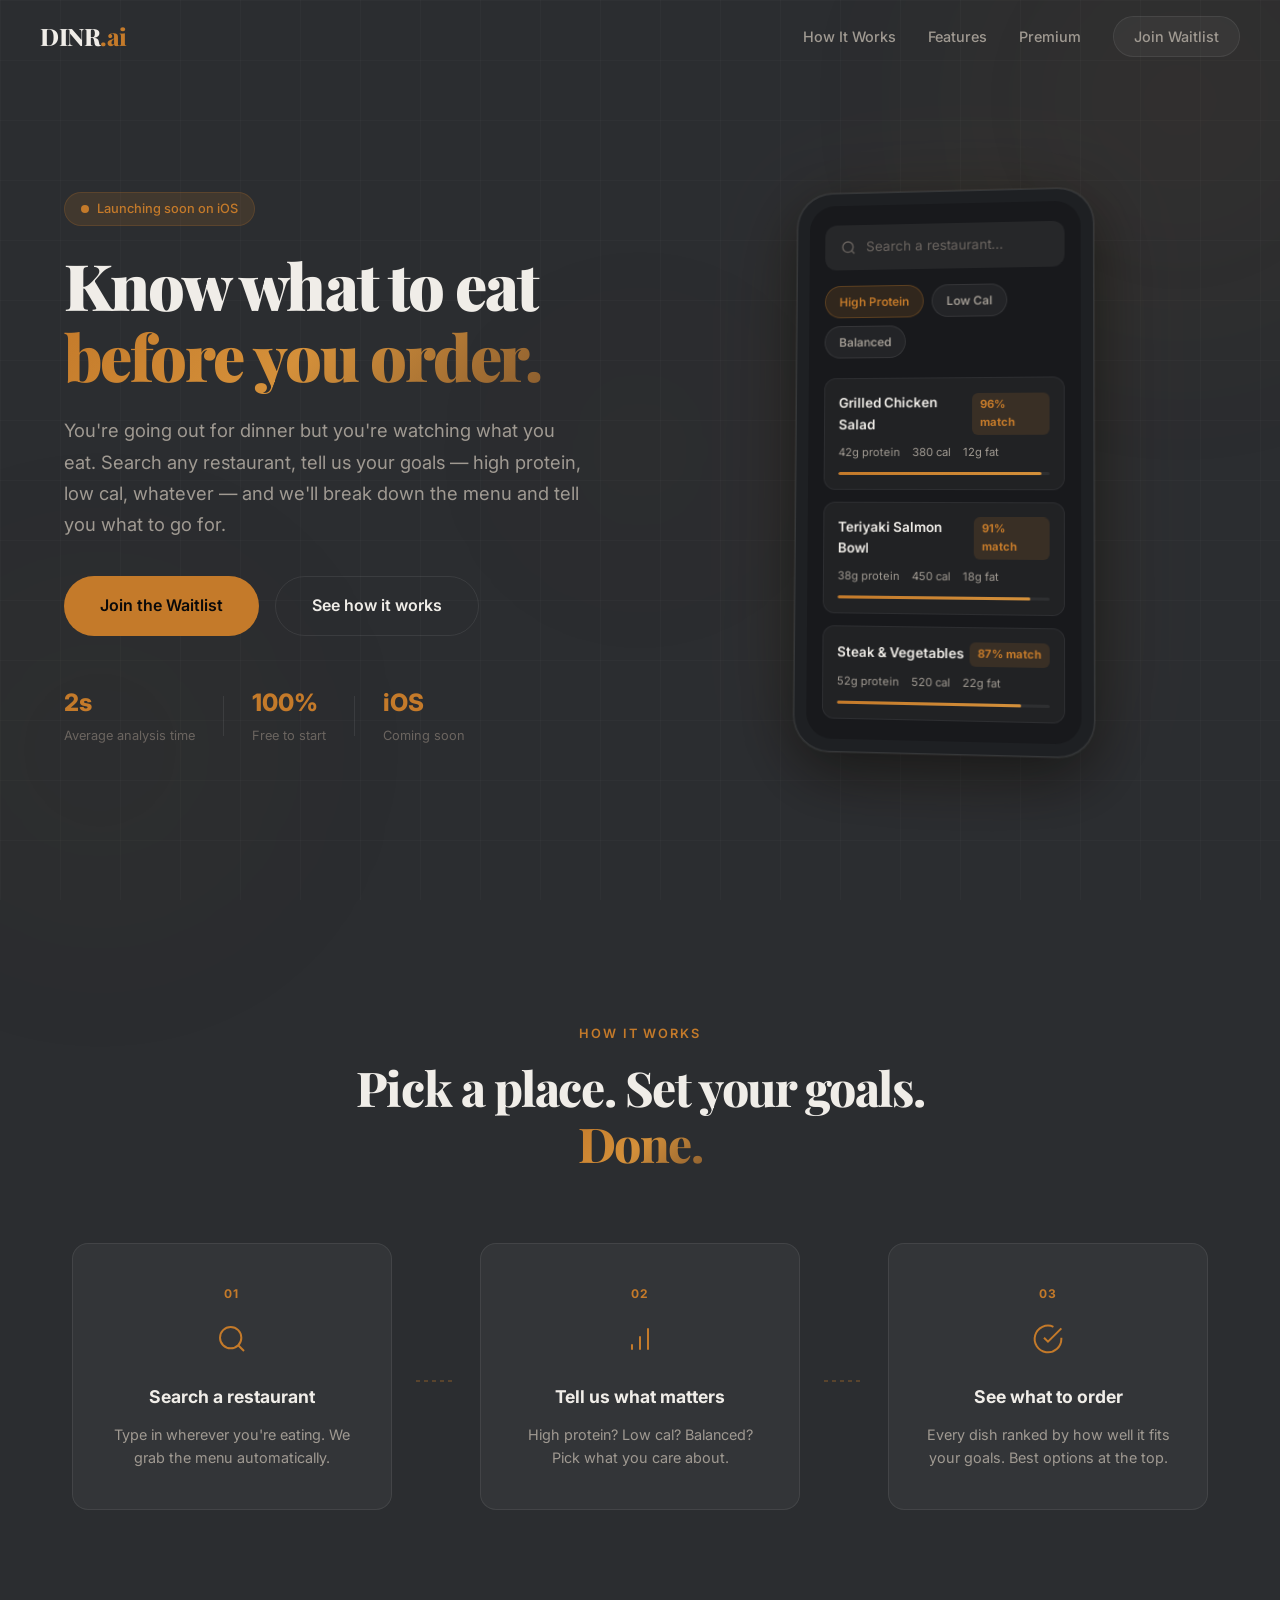
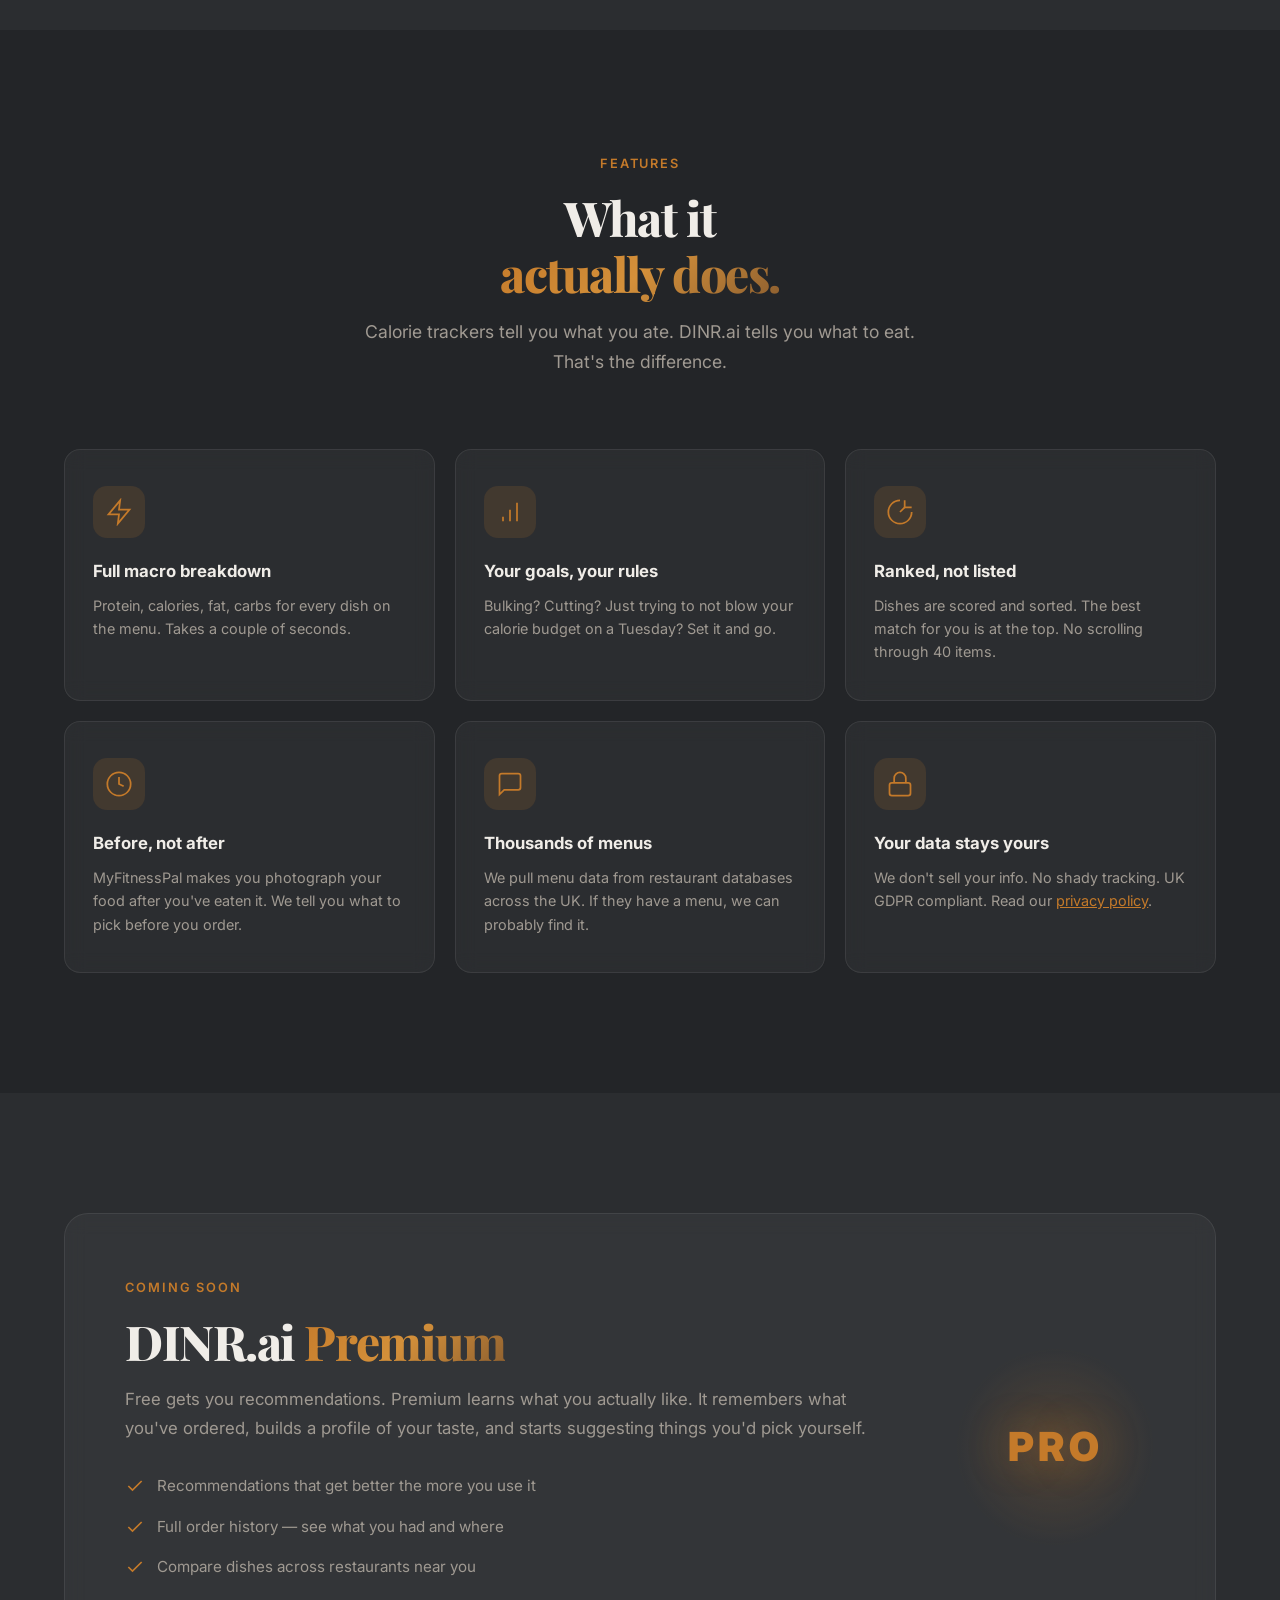
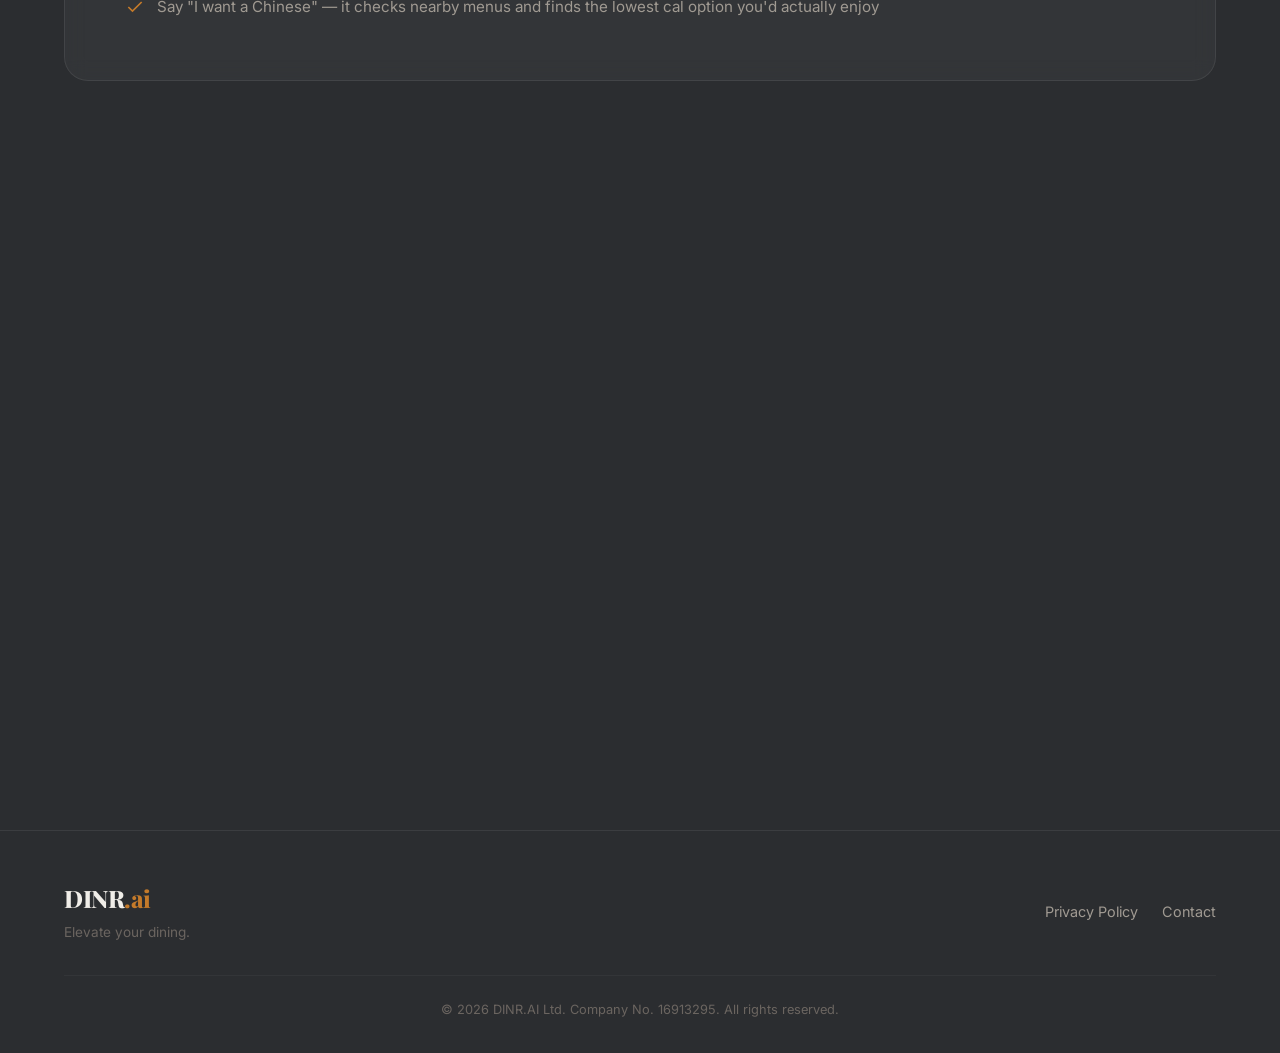
<file: index.html>
<!DOCTYPE html>
<html lang="en">
<head>
    <meta charset="UTF-8">
    <meta name="viewport" content="width=device-width, initial-scale=1.0">
    <title>DINR.ai — Elevate Your Dining</title>
    <meta name="description" content="Search any restaurant, set your diet goals, and DINR.ai tells you what to order. Macros, calories, protein — before you even sit down.">
    <meta name="theme-color" content="#2b2d30">
    <link rel="canonical" href="https://www.dinrai.com/">
    <meta property="og:title" content="DINR.ai — Elevate Your Dining">
    <meta property="og:description" content="Search any restaurant, set your diet goals, and find out what to order — before you sit down.">
    <meta property="og:image" content="https://www.dinrai.com/assets/logo.jpg">
    <meta property="og:url" content="https://www.dinrai.com/">
    <meta property="og:type" content="website">
    <meta name="twitter:card" content="summary_large_image">
    <meta name="twitter:title" content="DINR.ai — Know What to Eat Before You Order">
    <meta name="twitter:description" content="Search any restaurant, set your diet goals, and find out what to order — before you sit down.">
    <meta name="twitter:image" content="https://www.dinrai.com/assets/logo.jpg">
    <link rel="icon" type="image/x-icon" href="assets/logo.jpg">
    <script type="application/ld+json">
    {
      "@context": "https://schema.org",
      "@type": "WebSite",
      "name": "DINR.ai",
      "url": "https://www.dinrai.com",
      "description": "Pre-decision nutritional intelligence for dining out. Search any restaurant, set your diet goals, and find out what to order.",
      "publisher": {
        "@type": "Organization",
        "name": "DINR.AI Ltd",
        "url": "https://www.dinrai.com"
      }
    }
    </script>
    <link href="https://fonts.googleapis.com/css2?family=Inter:wght@300;400;500;600;700;800&family=Playfair+Display:wght@700;800;900&display=swap" rel="stylesheet">
    <link rel="stylesheet" href="style.css">
</head>
<body>
    <!-- Animated background -->
    <div class="bg-grid"></div>
    <div class="gradient-orb orb-1"></div>
    <div class="gradient-orb orb-2"></div>
    <div class="gradient-orb orb-3"></div>

    <!-- Navigation -->
    <nav class="nav" id="nav">
        <div class="nav-inner">
            <a href="#" class="nav-logo">DINR<span class="accent">.ai</span></a>
            <div class="nav-links">
                <a href="#how-it-works">How It Works</a>
                <a href="#features">Features</a>
                <a href="#premium">Premium</a>
                <a href="#download" class="btn btn-nav">Join Waitlist</a>
            </div>
            <button class="mobile-menu" id="mobileMenu" aria-label="Menu">
                <span></span><span></span><span></span>
            </button>
        </div>
    </nav>

    <!-- Mobile Menu Overlay -->
    <div class="mobile-overlay" id="mobileOverlay">
        <div class="mobile-overlay-links">
            <a href="#how-it-works">How It Works</a>
            <a href="#features">Features</a>
            <a href="#premium">Premium</a>
            <a href="#download" class="btn btn-primary">Join Waitlist</a>
        </div>
    </div>

    <!-- Hero -->
    <section class="hero" id="hero">
        <div class="hero-content">
            <div class="hero-badge reveal">
                <span class="pulse-dot"></span>
                Launching soon on iOS
            </div>
            <h1 class="hero-title reveal">
                Know what to eat<br>
                <span class="gradient-text">before you order.</span>
            </h1>
            <p class="hero-sub reveal">
                You're going out for dinner but you're watching what you eat. Search any restaurant, tell us your goals — high protein, low cal, whatever — and we'll break down the menu and tell you what to go for.
            </p>
            <div class="hero-cta reveal">
                <a href="#download" class="btn btn-primary btn-lg">
                    Join the Waitlist
                </a>
                <a href="#how-it-works" class="btn btn-ghost btn-lg">See how it works</a>
            </div>
            <div class="hero-stats reveal">
                <div class="stat">
                    <span class="stat-number">2s</span>
                    <span class="stat-label">Average analysis time</span>
                </div>
                <div class="stat-divider"></div>
                <div class="stat">
                    <span class="stat-number">100%</span>
                    <span class="stat-label">Free to start</span>
                </div>
                <div class="stat-divider"></div>
                <div class="stat">
                    <span class="stat-number">iOS</span>
                    <span class="stat-label">Coming soon</span>
                </div>
            </div>
        </div>
        <div class="hero-visual reveal">
            <div class="phone-mockup">
                <div class="phone-screen">
                    <div class="mock-header">
                        <div class="mock-search">
                            <svg width="16" height="16" viewBox="0 0 24 24" fill="none" stroke="currentColor" stroke-width="2"><circle cx="11" cy="11" r="8"/><path d="m21 21-4.35-4.35"/></svg>
                            <span>Search a restaurant...</span>
                        </div>
                    </div>
                    <div class="mock-prefs">
                        <span class="pref-chip active">High Protein</span>
                        <span class="pref-chip">Low Cal</span>
                        <span class="pref-chip">Balanced</span>
                    </div>
                    <div class="mock-results">
                        <div class="mock-card">
                            <div class="mock-card-header">
                                <span class="mock-dish">Grilled Chicken Salad</span>
                                <span class="mock-match">96% match</span>
                            </div>
                            <div class="mock-macros">
                                <span class="macro">42g protein</span>
                                <span class="macro">380 cal</span>
                                <span class="macro">12g fat</span>
                            </div>
                            <div class="mock-bar"><div class="mock-bar-fill" style="width:96%"></div></div>
                        </div>
                        <div class="mock-card">
                            <div class="mock-card-header">
                                <span class="mock-dish">Teriyaki Salmon Bowl</span>
                                <span class="mock-match">91% match</span>
                            </div>
                            <div class="mock-macros">
                                <span class="macro">38g protein</span>
                                <span class="macro">450 cal</span>
                                <span class="macro">18g fat</span>
                            </div>
                            <div class="mock-bar"><div class="mock-bar-fill" style="width:91%"></div></div>
                        </div>
                        <div class="mock-card">
                            <div class="mock-card-header">
                                <span class="mock-dish">Steak &amp; Vegetables</span>
                                <span class="mock-match">87% match</span>
                            </div>
                            <div class="mock-macros">
                                <span class="macro">52g protein</span>
                                <span class="macro">520 cal</span>
                                <span class="macro">22g fat</span>
                            </div>
                            <div class="mock-bar"><div class="mock-bar-fill" style="width:87%"></div></div>
                        </div>
                    </div>
                </div>
            </div>
        </div>
    </section>

    <!-- How It Works -->
    <section class="section" id="how-it-works">
        <div class="container">
            <div class="section-header reveal">
                <span class="section-tag">How It Works</span>
                <h2 class="section-title">Pick a place. Set your goals.<br><span class="gradient-text">Done.</span></h2>
            </div>
            <div class="steps-grid">
                <div class="step-card reveal">
                    <div class="step-number">01</div>
                    <div class="step-icon">
                        <svg width="32" height="32" viewBox="0 0 24 24" fill="none" stroke="currentColor" stroke-width="1.5"><circle cx="11" cy="11" r="8"/><path d="m21 21-4.35-4.35"/></svg>
                    </div>
                    <h3>Search a restaurant</h3>
                    <p>Type in wherever you're eating. We grab the menu automatically.</p>
                </div>
                <div class="step-connector reveal">
                    <svg width="40" height="2" viewBox="0 0 40 2"><line x1="0" y1="1" x2="40" y2="1" stroke="rgba(196,122,42,0.3)" stroke-width="2" stroke-dasharray="4 4"/></svg>
                </div>
                <div class="step-card reveal">
                    <div class="step-number">02</div>
                    <div class="step-icon">
                        <svg width="32" height="32" viewBox="0 0 24 24" fill="none" stroke="currentColor" stroke-width="1.5"><path d="M12 20V10"/><path d="M18 20V4"/><path d="M6 20v-4"/></svg>
                    </div>
                    <h3>Tell us what matters</h3>
                    <p>High protein? Low cal? Balanced? Pick what you care about.</p>
                </div>
                <div class="step-connector reveal">
                    <svg width="40" height="2" viewBox="0 0 40 2"><line x1="0" y1="1" x2="40" y2="1" stroke="rgba(196,122,42,0.3)" stroke-width="2" stroke-dasharray="4 4"/></svg>
                </div>
                <div class="step-card reveal">
                    <div class="step-number">03</div>
                    <div class="step-icon">
                        <svg width="32" height="32" viewBox="0 0 24 24" fill="none" stroke="currentColor" stroke-width="1.5"><path d="M22 11.08V12a10 10 0 1 1-5.93-9.14"/><polyline points="22 4 12 14.01 9 11.01"/></svg>
                    </div>
                    <h3>See what to order</h3>
                    <p>Every dish ranked by how well it fits your goals. Best options at the top.</p>
                </div>
            </div>
        </div>
    </section>

    <!-- Features -->
    <section class="section section-dark" id="features">
        <div class="container">
            <div class="section-header reveal">
                <span class="section-tag">Features</span>
                <h2 class="section-title">What it<br><span class="gradient-text">actually does.</span></h2>
                <p class="section-sub">Calorie trackers tell you what you ate. DINR.ai tells you what to eat. That's the difference.</p>
            </div>
            <div class="features-grid">
                <div class="feature-card glass reveal">
                    <div class="feature-icon">
                        <svg width="28" height="28" viewBox="0 0 24 24" fill="none" stroke="currentColor" stroke-width="1.5"><path d="M13 2L3 14h9l-1 8 10-12h-9l1-8z"/></svg>
                    </div>
                    <h3>Full macro breakdown</h3>
                    <p>Protein, calories, fat, carbs for every dish on the menu. Takes a couple of seconds.</p>
                </div>
                <div class="feature-card glass reveal">
                    <div class="feature-icon">
                        <svg width="28" height="28" viewBox="0 0 24 24" fill="none" stroke="currentColor" stroke-width="1.5"><path d="M12 20V10"/><path d="M18 20V4"/><path d="M6 20v-4"/></svg>
                    </div>
                    <h3>Your goals, your rules</h3>
                    <p>Bulking? Cutting? Just trying to not blow your calorie budget on a Tuesday? Set it and go.</p>
                </div>
                <div class="feature-card glass reveal">
                    <div class="feature-icon">
                        <svg width="28" height="28" viewBox="0 0 24 24" fill="none" stroke="currentColor" stroke-width="1.5"><path d="M12 2a10 10 0 1 0 10 10"/><path d="M12 12l4-4"/><path d="M16 2v6h6"/></svg>
                    </div>
                    <h3>Ranked, not listed</h3>
                    <p>Dishes are scored and sorted. The best match for you is at the top. No scrolling through 40 items.</p>
                </div>
                <div class="feature-card glass reveal">
                    <div class="feature-icon">
                        <svg width="28" height="28" viewBox="0 0 24 24" fill="none" stroke="currentColor" stroke-width="1.5"><circle cx="12" cy="12" r="10"/><path d="M12 6v6l4 2"/></svg>
                    </div>
                    <h3>Before, not after</h3>
                    <p>MyFitnessPal makes you photograph your food after you've eaten it. We tell you what to pick before you order.</p>
                </div>
                <div class="feature-card glass reveal">
                    <div class="feature-icon">
                        <svg width="28" height="28" viewBox="0 0 24 24" fill="none" stroke="currentColor" stroke-width="1.5"><path d="M21 15a2 2 0 0 1-2 2H7l-4 4V5a2 2 0 0 1 2-2h14a2 2 0 0 1 2 2z"/></svg>
                    </div>
                    <h3>Thousands of menus</h3>
                    <p>We pull menu data from restaurant databases across the UK. If they have a menu, we can probably find it.</p>
                </div>
                <div class="feature-card glass reveal">
                    <div class="feature-icon">
                        <svg width="28" height="28" viewBox="0 0 24 24" fill="none" stroke="currentColor" stroke-width="1.5"><rect x="3" y="11" width="18" height="11" rx="2" ry="2"/><path d="M7 11V7a5 5 0 0 1 10 0v4"/></svg>
                    </div>
                    <h3>Your data stays yours</h3>
                    <p>We don't sell your info. No shady tracking. UK GDPR compliant. Read our <a href="privacy.html" style="color:var(--accent)">privacy policy</a>.</p>
                </div>
            </div>
        </div>
    </section>

    <!-- Premium -->
    <section class="section" id="premium">
        <div class="container">
            <div class="premium-card glass reveal">
                <div class="premium-content">
                    <span class="section-tag">Coming Soon</span>
                    <h2 class="section-title">DINR.ai <span class="gradient-text">Premium</span></h2>
                    <p>Free gets you recommendations. Premium learns what you actually like. It remembers what you've ordered, builds a profile of your taste, and starts suggesting things you'd pick yourself.</p>
                    <ul class="premium-features">
                        <li>
                            <svg width="20" height="20" viewBox="0 0 24 24" fill="none" stroke="currentColor" stroke-width="2"><polyline points="20 6 9 17 4 12"/></svg>
                            Recommendations that get better the more you use it
                        </li>
                        <li>
                            <svg width="20" height="20" viewBox="0 0 24 24" fill="none" stroke="currentColor" stroke-width="2"><polyline points="20 6 9 17 4 12"/></svg>
                            Full order history — see what you had and where
                        </li>
                        <li>
                            <svg width="20" height="20" viewBox="0 0 24 24" fill="none" stroke="currentColor" stroke-width="2"><polyline points="20 6 9 17 4 12"/></svg>
                            Compare dishes across restaurants near you
                        </li>
                        <li>
                            <svg width="20" height="20" viewBox="0 0 24 24" fill="none" stroke="currentColor" stroke-width="2"><polyline points="20 6 9 17 4 12"/></svg>
                            Say "I want a Chinese" — it checks nearby menus and finds the lowest cal option you'd actually enjoy
                        </li>
                    </ul>
                </div>
                <div class="premium-visual">
                    <div class="premium-glow"></div>
                    <div class="premium-badge">PRO</div>
                </div>
            </div>
        </div>
    </section>

    <!-- Waitlist -->
    <section class="section section-cta" id="download">
        <div class="container">
            <div class="cta-content reveal">
                <h2 class="section-title">Get it first.</h2>
                <p class="section-sub">We're about to go live on the App Store. Drop your email and we'll let you know when it's ready.</p>
                <form class="waitlist-form" id="waitlistForm">
                    <input type="text" name="_honey" style="display:none">
                    <div class="form-row">
                        <input type="text" name="name" placeholder="Your name" required class="form-input" id="wl-name">
                        <input type="email" name="email" placeholder="Your email" required class="form-input" id="wl-email">
                        <button type="submit" class="btn btn-primary btn-lg form-btn" id="wl-btn">Join Waitlist</button>
                    </div>
                </form>
                <script>
                document.getElementById('waitlistForm').addEventListener('submit', function(e) {
                    e.preventDefault();
                    var btn = document.getElementById('wl-btn');
                    var name = document.getElementById('wl-name').value;
                    var email = document.getElementById('wl-email').value;
                    if (document.querySelector('[name="_honey"]').value) return;
                    btn.textContent = 'Joining...';
                    btn.disabled = true;
                    fetch('https://script.google.com/macros/s/AKfycbznN86lmoaRoeObfO3JISn14YOw-JTNv8rdM3Qzduri3EprTMEYuFGjqvYML1mqq56T7g/exec', {
                        method: 'POST',
                        mode: 'no-cors',
                        headers: {'Content-Type': 'application/x-www-form-urlencoded'},
                        body: 'name=' + encodeURIComponent(name) + '&email=' + encodeURIComponent(email)
                    }).then(function() {
                        btn.textContent = "You're in!";
                        document.getElementById('wl-name').value = '';
                        document.getElementById('wl-email').value = '';
                        setTimeout(function() { btn.textContent = 'Join Waitlist'; btn.disabled = false; }, 3000);
                    }).catch(function() {
                        btn.textContent = 'Try again';
                        btn.disabled = false;
                    });
                });
                </script>
                <p class="waitlist-note">One email when we launch. That's it.</p>
            </div>
        </div>
    </section>

    <!-- Footer -->
    <footer class="footer">
        <div class="container">
            <div class="footer-inner">
                <div class="footer-brand">
                    <span class="nav-logo">DINR<span class="accent">.ai</span></span>
                    <p>Elevate your dining.</p>
                </div>
                <div class="footer-links">
                    <a href="privacy.html">Privacy Policy</a>
                    <a href="mailto:yuvi@dinrai.com">Contact</a>
                </div>
            </div>
            <div class="footer-bottom">
                <p>&copy; 2026 DINR.AI Ltd. Company No. 16913295. All rights reserved.</p>
            </div>
        </div>
    </footer>

    <script src="script.js"></script>
</body>
</html>
</file>
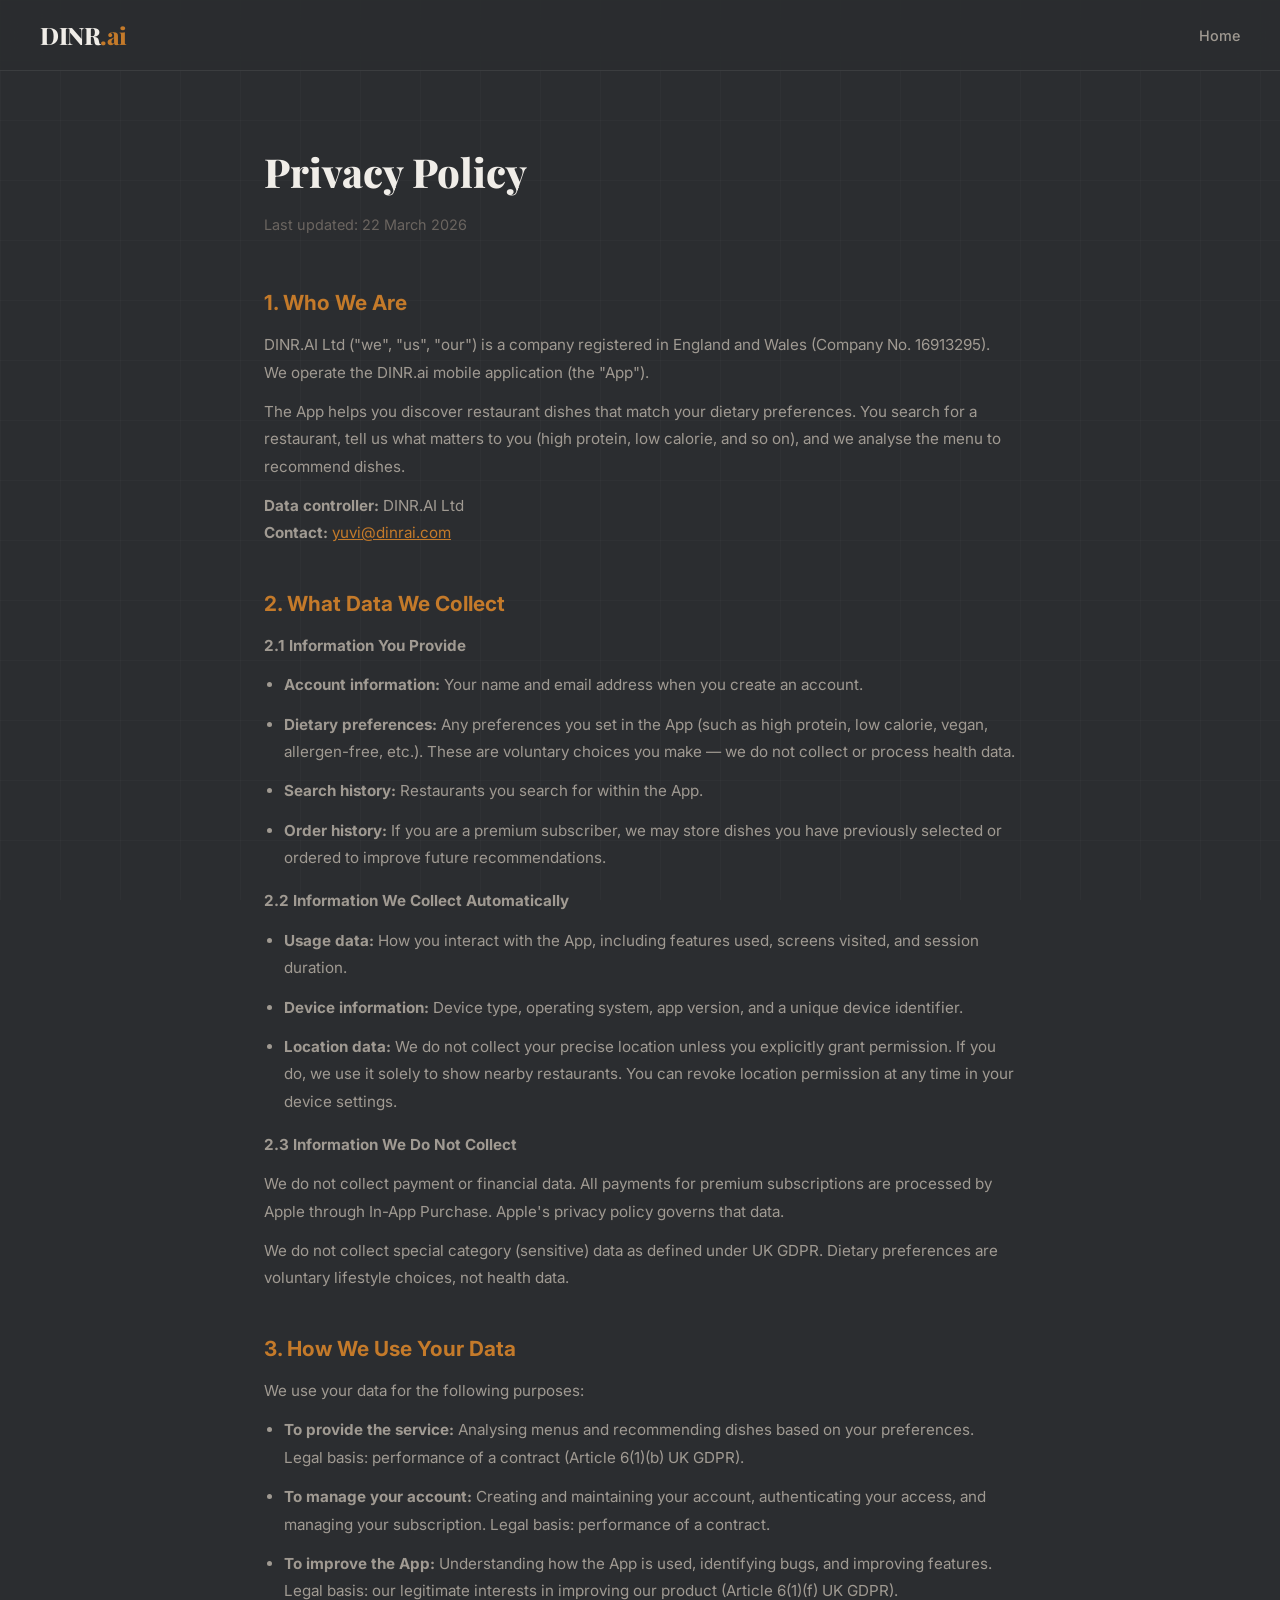
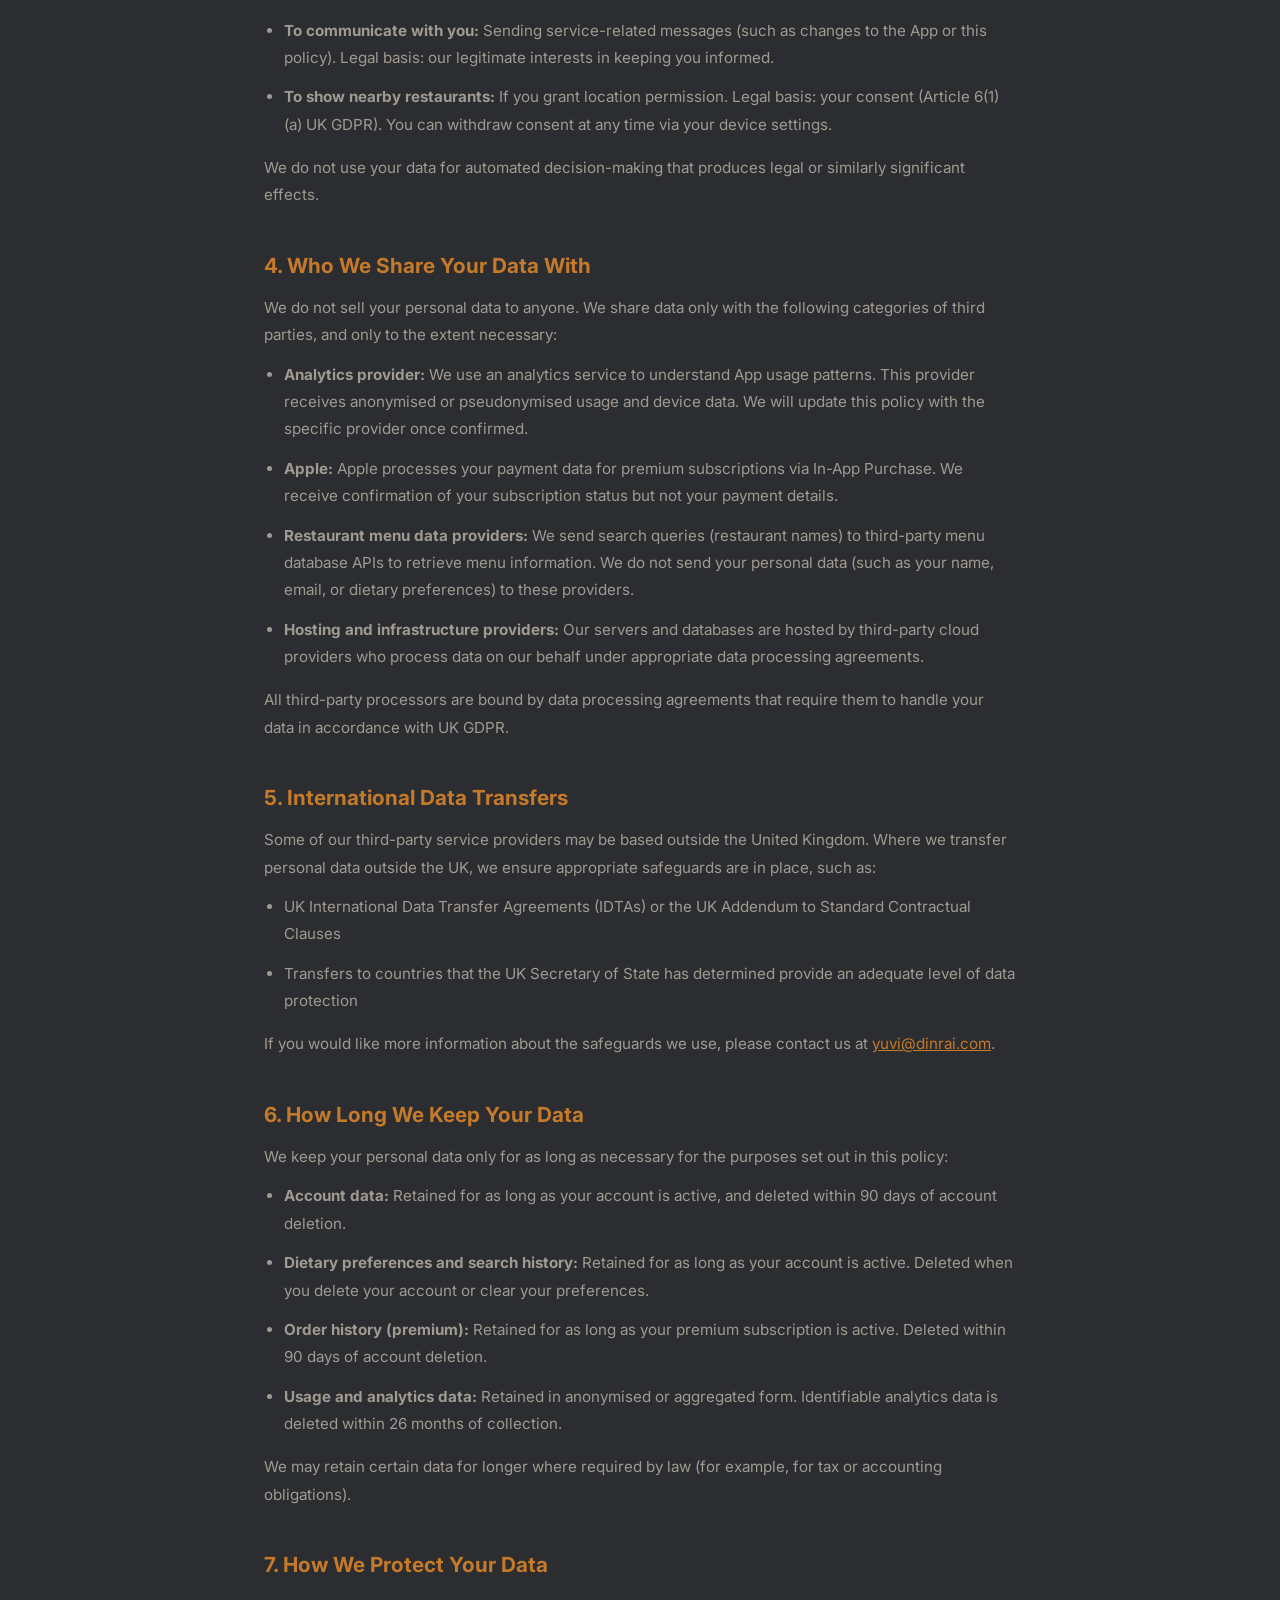
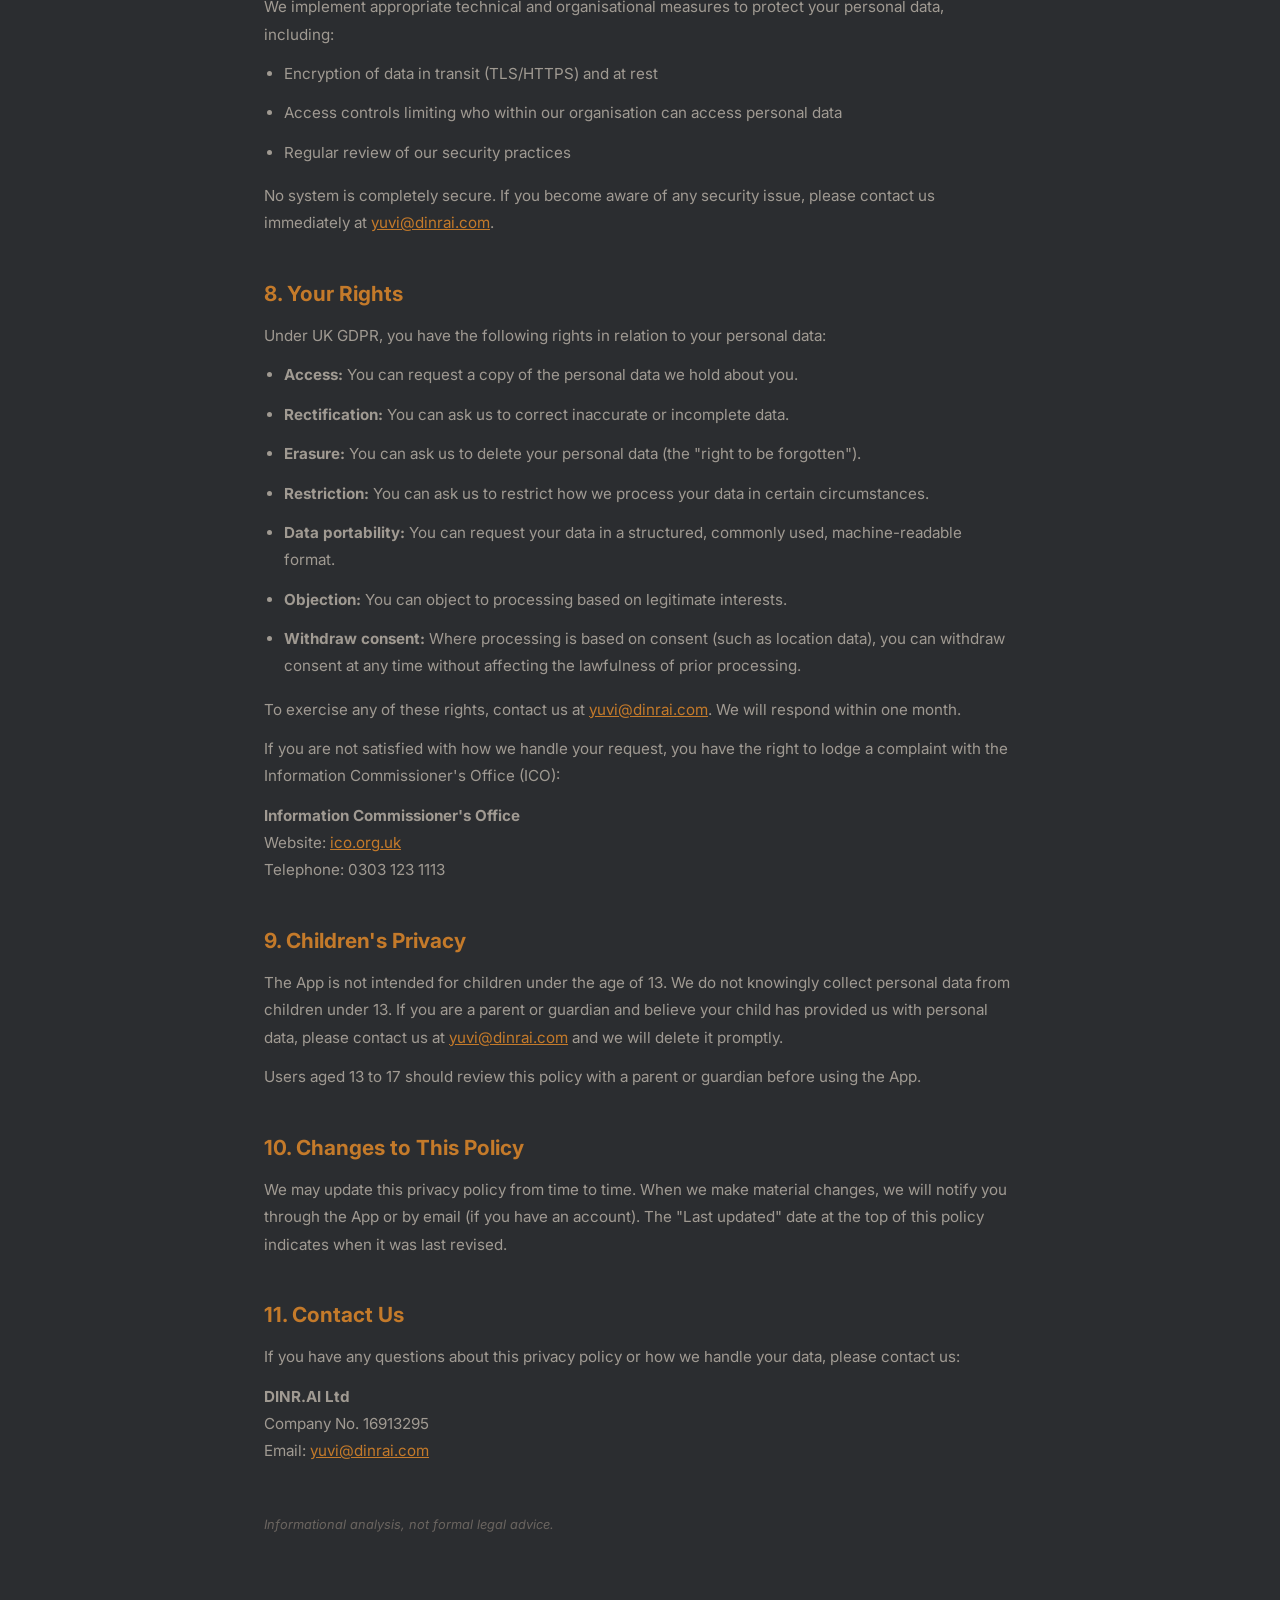
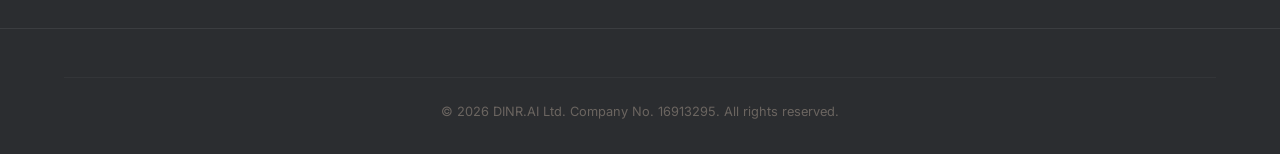
<file: privacy.html>
<!DOCTYPE html>
<html lang="en">
<head>
    <meta charset="UTF-8">
    <meta name="viewport" content="width=device-width, initial-scale=1.0">
    <title>Privacy Policy — DINR.ai</title>
    <meta name="description" content="DINR.ai privacy policy. How we collect, use, and protect your data.">
    <meta name="theme-color" content="#2b2d30">
    <link rel="canonical" href="https://www.dinrai.com/privacy.html">
    <meta property="og:title" content="Privacy Policy — DINR.ai">
    <meta property="og:description" content="DINR.ai privacy policy. How we collect, use, and protect your data.">
    <meta property="og:image" content="https://www.dinrai.com/assets/logo.jpg">
    <meta property="og:url" content="https://www.dinrai.com/privacy.html">
    <meta property="og:type" content="website">
    <link rel="icon" type="image/x-icon" href="assets/logo.jpg">
    <link href="https://fonts.googleapis.com/css2?family=Inter:wght@300;400;500;600;700;800&family=Playfair+Display:wght@700;800;900&display=swap" rel="stylesheet">
    <link rel="stylesheet" href="style.css">
</head>
<body>
    <div class="bg-grid"></div>

    <!-- Navigation -->
    <nav class="nav scrolled">
        <div class="nav-inner">
            <a href="index.html" class="nav-logo">DINR<span class="accent">.ai</span></a>
            <div class="nav-links">
                <a href="index.html">Home</a>
            </div>
        </div>
    </nav>

    <!-- Privacy Policy Content -->
    <div class="privacy-page">
        <h1>Privacy Policy</h1>
        <p class="last-updated">Last updated: 22 March 2026</p>

        <h2>1. Who We Are</h2>
        <p>DINR.AI Ltd ("we", "us", "our") is a company registered in England and Wales (Company No. 16913295). We operate the DINR.ai mobile application (the "App").</p>
        <p>The App helps you discover restaurant dishes that match your dietary preferences. You search for a restaurant, tell us what matters to you (high protein, low calorie, and so on), and we analyse the menu to recommend dishes.</p>
        <p><strong>Data controller:</strong> DINR.AI Ltd<br>
        <strong>Contact:</strong> <a href="mailto:yuvi@dinrai.com">yuvi@dinrai.com</a></p>

        <h2>2. What Data We Collect</h2>

        <p><strong>2.1 Information You Provide</strong></p>
        <ul>
            <li><strong>Account information:</strong> Your name and email address when you create an account.</li>
            <li><strong>Dietary preferences:</strong> Any preferences you set in the App (such as high protein, low calorie, vegan, allergen-free, etc.). These are voluntary choices you make — we do not collect or process health data.</li>
            <li><strong>Search history:</strong> Restaurants you search for within the App.</li>
            <li><strong>Order history:</strong> If you are a premium subscriber, we may store dishes you have previously selected or ordered to improve future recommendations.</li>
        </ul>

        <p><strong>2.2 Information We Collect Automatically</strong></p>
        <ul>
            <li><strong>Usage data:</strong> How you interact with the App, including features used, screens visited, and session duration.</li>
            <li><strong>Device information:</strong> Device type, operating system, app version, and a unique device identifier.</li>
            <li><strong>Location data:</strong> We do not collect your precise location unless you explicitly grant permission. If you do, we use it solely to show nearby restaurants. You can revoke location permission at any time in your device settings.</li>
        </ul>

        <p><strong>2.3 Information We Do Not Collect</strong></p>
        <p>We do not collect payment or financial data. All payments for premium subscriptions are processed by Apple through In-App Purchase. Apple's privacy policy governs that data.</p>
        <p>We do not collect special category (sensitive) data as defined under UK GDPR. Dietary preferences are voluntary lifestyle choices, not health data.</p>

        <h2>3. How We Use Your Data</h2>
        <p>We use your data for the following purposes:</p>
        <ul>
            <li><strong>To provide the service:</strong> Analysing menus and recommending dishes based on your preferences. Legal basis: performance of a contract (Article 6(1)(b) UK GDPR).</li>
            <li><strong>To manage your account:</strong> Creating and maintaining your account, authenticating your access, and managing your subscription. Legal basis: performance of a contract.</li>
            <li><strong>To improve the App:</strong> Understanding how the App is used, identifying bugs, and improving features. Legal basis: our legitimate interests in improving our product (Article 6(1)(f) UK GDPR).</li>
            <li><strong>To communicate with you:</strong> Sending service-related messages (such as changes to the App or this policy). Legal basis: our legitimate interests in keeping you informed.</li>
            <li><strong>To show nearby restaurants:</strong> If you grant location permission. Legal basis: your consent (Article 6(1)(a) UK GDPR). You can withdraw consent at any time via your device settings.</li>
        </ul>
        <p>We do not use your data for automated decision-making that produces legal or similarly significant effects.</p>

        <h2>4. Who We Share Your Data With</h2>
        <p>We do not sell your personal data to anyone. We share data only with the following categories of third parties, and only to the extent necessary:</p>
        <ul>
            <li><strong>Analytics provider:</strong> We use an analytics service to understand App usage patterns. This provider receives anonymised or pseudonymised usage and device data. We will update this policy with the specific provider once confirmed.</li>
            <li><strong>Apple:</strong> Apple processes your payment data for premium subscriptions via In-App Purchase. We receive confirmation of your subscription status but not your payment details.</li>
            <li><strong>Restaurant menu data providers:</strong> We send search queries (restaurant names) to third-party menu database APIs to retrieve menu information. We do not send your personal data (such as your name, email, or dietary preferences) to these providers.</li>
            <li><strong>Hosting and infrastructure providers:</strong> Our servers and databases are hosted by third-party cloud providers who process data on our behalf under appropriate data processing agreements.</li>
        </ul>
        <p>All third-party processors are bound by data processing agreements that require them to handle your data in accordance with UK GDPR.</p>

        <h2>5. International Data Transfers</h2>
        <p>Some of our third-party service providers may be based outside the United Kingdom. Where we transfer personal data outside the UK, we ensure appropriate safeguards are in place, such as:</p>
        <ul>
            <li>UK International Data Transfer Agreements (IDTAs) or the UK Addendum to Standard Contractual Clauses</li>
            <li>Transfers to countries that the UK Secretary of State has determined provide an adequate level of data protection</li>
        </ul>
        <p>If you would like more information about the safeguards we use, please contact us at <a href="mailto:yuvi@dinrai.com">yuvi@dinrai.com</a>.</p>

        <h2>6. How Long We Keep Your Data</h2>
        <p>We keep your personal data only for as long as necessary for the purposes set out in this policy:</p>
        <ul>
            <li><strong>Account data:</strong> Retained for as long as your account is active, and deleted within 90 days of account deletion.</li>
            <li><strong>Dietary preferences and search history:</strong> Retained for as long as your account is active. Deleted when you delete your account or clear your preferences.</li>
            <li><strong>Order history (premium):</strong> Retained for as long as your premium subscription is active. Deleted within 90 days of account deletion.</li>
            <li><strong>Usage and analytics data:</strong> Retained in anonymised or aggregated form. Identifiable analytics data is deleted within 26 months of collection.</li>
        </ul>
        <p>We may retain certain data for longer where required by law (for example, for tax or accounting obligations).</p>

        <h2>7. How We Protect Your Data</h2>
        <p>We implement appropriate technical and organisational measures to protect your personal data, including:</p>
        <ul>
            <li>Encryption of data in transit (TLS/HTTPS) and at rest</li>
            <li>Access controls limiting who within our organisation can access personal data</li>
            <li>Regular review of our security practices</li>
        </ul>
        <p>No system is completely secure. If you become aware of any security issue, please contact us immediately at <a href="mailto:yuvi@dinrai.com">yuvi@dinrai.com</a>.</p>

        <h2>8. Your Rights</h2>
        <p>Under UK GDPR, you have the following rights in relation to your personal data:</p>
        <ul>
            <li><strong>Access:</strong> You can request a copy of the personal data we hold about you.</li>
            <li><strong>Rectification:</strong> You can ask us to correct inaccurate or incomplete data.</li>
            <li><strong>Erasure:</strong> You can ask us to delete your personal data (the "right to be forgotten").</li>
            <li><strong>Restriction:</strong> You can ask us to restrict how we process your data in certain circumstances.</li>
            <li><strong>Data portability:</strong> You can request your data in a structured, commonly used, machine-readable format.</li>
            <li><strong>Objection:</strong> You can object to processing based on legitimate interests.</li>
            <li><strong>Withdraw consent:</strong> Where processing is based on consent (such as location data), you can withdraw consent at any time without affecting the lawfulness of prior processing.</li>
        </ul>
        <p>To exercise any of these rights, contact us at <a href="mailto:yuvi@dinrai.com">yuvi@dinrai.com</a>. We will respond within one month.</p>
        <p>If you are not satisfied with how we handle your request, you have the right to lodge a complaint with the Information Commissioner's Office (ICO):</p>
        <p><strong>Information Commissioner's Office</strong><br>
        Website: <a href="https://ico.org.uk">ico.org.uk</a><br>
        Telephone: 0303 123 1113</p>

        <h2>9. Children's Privacy</h2>
        <p>The App is not intended for children under the age of 13. We do not knowingly collect personal data from children under 13. If you are a parent or guardian and believe your child has provided us with personal data, please contact us at <a href="mailto:yuvi@dinrai.com">yuvi@dinrai.com</a> and we will delete it promptly.</p>
        <p>Users aged 13 to 17 should review this policy with a parent or guardian before using the App.</p>

        <h2>10. Changes to This Policy</h2>
        <p>We may update this privacy policy from time to time. When we make material changes, we will notify you through the App or by email (if you have an account). The "Last updated" date at the top of this policy indicates when it was last revised.</p>

        <h2>11. Contact Us</h2>
        <p>If you have any questions about this privacy policy or how we handle your data, please contact us:</p>
        <p><strong>DINR.AI Ltd</strong><br>
        Company No. 16913295<br>
        Email: <a href="mailto:yuvi@dinrai.com">yuvi@dinrai.com</a></p>

        <p style="margin-top:48px; font-size:0.8rem; color:var(--text-dim); font-style:italic;">Informational analysis, not formal legal advice.</p>
    </div>

    <!-- Footer -->
    <footer class="footer">
        <div class="container">
            <div class="footer-bottom">
                <p>&copy; 2026 DINR.AI Ltd. Company No. 16913295. All rights reserved.</p>
            </div>
        </div>
    </footer>
</body>
</html>
</file>
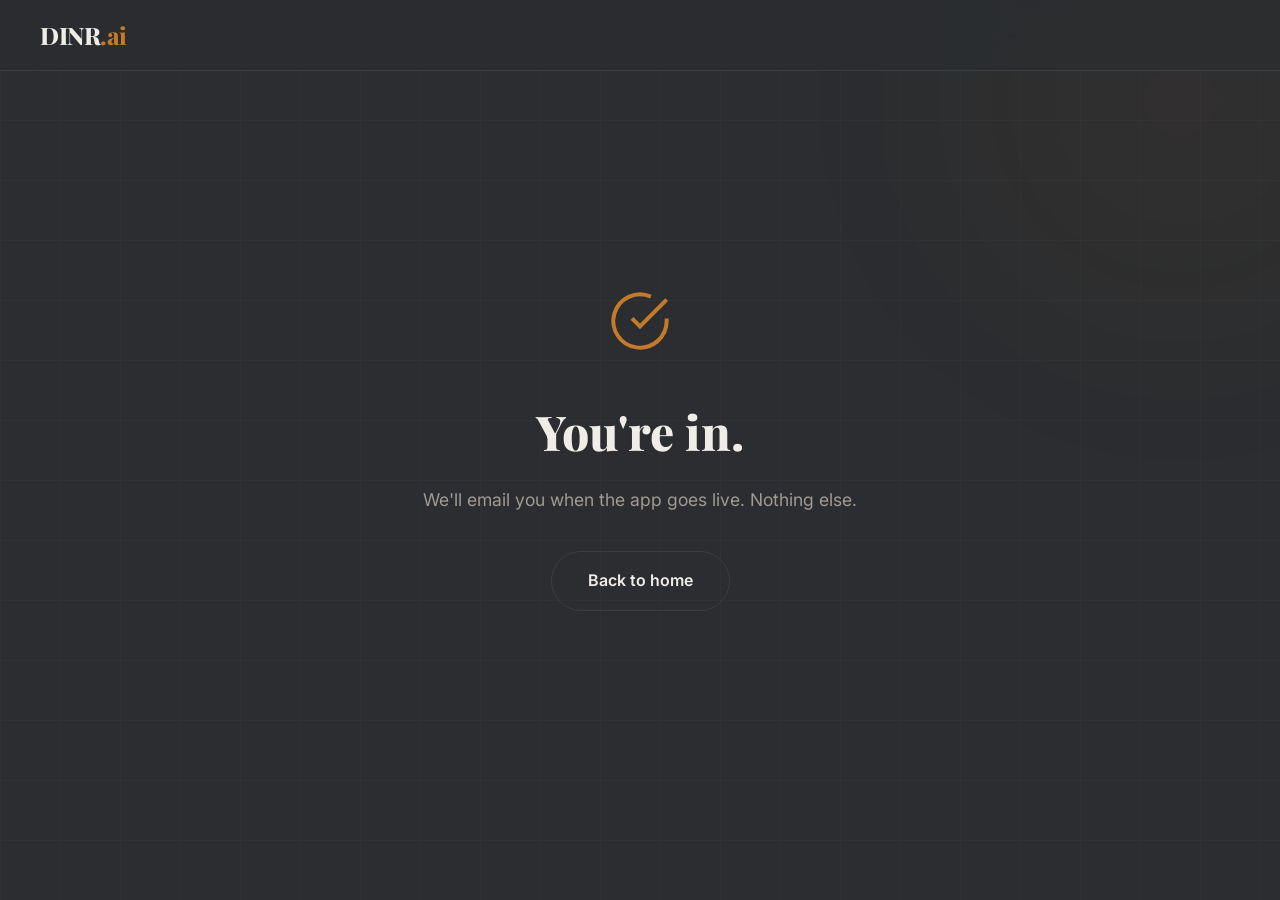
<file: thanks.html>
<!DOCTYPE html>
<html lang="en">
<head>
    <meta charset="UTF-8">
    <meta name="viewport" content="width=device-width, initial-scale=1.0">
    <title>You're In — DINR.ai</title>
    <meta name="theme-color" content="#2b2d30">
    <meta name="robots" content="noindex, nofollow">
    <link rel="icon" type="image/x-icon" href="assets/logo.jpg">
    <link href="https://fonts.googleapis.com/css2?family=Inter:wght@300;400;500;600;700;800&family=Playfair+Display:wght@700;800;900&display=swap" rel="stylesheet">
    <link rel="stylesheet" href="style.css">
</head>
<body>
    <div class="bg-grid"></div>
    <div class="gradient-orb orb-1"></div>

    <nav class="nav scrolled">
        <div class="nav-inner">
            <a href="index.html" class="nav-logo">DINR<span class="accent">.ai</span></a>
        </div>
    </nav>

    <div class="thanks-page">
        <div class="thanks-icon">
            <svg width="64" height="64" viewBox="0 0 24 24" fill="none" stroke="currentColor" stroke-width="1.5"><path d="M22 11.08V12a10 10 0 1 1-5.93-9.14"/><polyline points="22 4 12 14.01 9 11.01"/></svg>
        </div>
        <h1>You're in.</h1>
        <p>We'll email you when the app goes live. Nothing else.</p>
        <a href="index.html" class="btn btn-ghost btn-lg">Back to home</a>
    </div>
</body>
</html>
</file>
<file: style.css>
/* ============================================
   DINR.ai — Landing Page Styles
   Dark, futuristic, clean
   ============================================ */

:root {
    --bg: #2b2d30;
    --bg-elevated: #232528;
    --bg-card: rgba(255, 255, 255, 0.03);
    --text: #f0ede8;
    --text-muted: #a09a92;
    --text-dim: #6b6560;
    --accent: #c47a2a;
    --accent-light: #d4903a;
    --accent-dark: #8b5e2f;
    --accent-glow: rgba(196, 122, 42, 0.15);
    --cream: #f0ede8;
    --glass: rgba(255, 255, 255, 0.04);
    --glass-border: rgba(255, 255, 255, 0.08);
    --glass-hover: rgba(255, 255, 255, 0.07);
    --radius: 16px;
    --radius-sm: 10px;
    --radius-xs: 6px;
    --font: 'Inter', -apple-system, BlinkMacSystemFont, sans-serif;
    --font-display: 'Playfair Display', Georgia, serif;
    --max-width: 1200px;
    --transition: 0.3s cubic-bezier(0.4, 0, 0.2, 1);
}

* { margin: 0; padding: 0; box-sizing: border-box; }

html {
    scroll-behavior: smooth;
    -webkit-font-smoothing: antialiased;
    -moz-osx-font-smoothing: grayscale;
}

body {
    font-family: var(--font);
    background: var(--bg);
    color: var(--text);
    overflow-x: hidden;
    line-height: 1.6;
}

/* ---- Animated Background ---- */

.bg-grid {
    position: fixed;
    inset: 0;
    background-image:
        linear-gradient(rgba(255,255,255,0.02) 1px, transparent 1px),
        linear-gradient(90deg, rgba(255,255,255,0.02) 1px, transparent 1px);
    background-size: 60px 60px;
    z-index: 0;
    pointer-events: none;
}

.gradient-orb {
    position: fixed;
    border-radius: 50%;
    filter: blur(120px);
    opacity: 0.4;
    z-index: 0;
    pointer-events: none;
    will-change: transform;
}

.orb-1 {
    width: 600px; height: 600px;
    background: radial-gradient(circle, rgba(196,122,42,0.2), transparent 70%);
    top: -200px; right: -200px;
    animation: orbFloat1 20s ease-in-out infinite;
}

.orb-2 {
    width: 500px; height: 500px;
    background: radial-gradient(circle, rgba(139,94,47,0.15), transparent 70%);
    bottom: -100px; left: -150px;
    animation: orbFloat2 25s ease-in-out infinite;
}

.orb-3 {
    width: 400px; height: 400px;
    background: radial-gradient(circle, rgba(196,122,42,0.08), transparent 70%);
    top: 50%; left: 50%;
    transform: translate(-50%, -50%);
    animation: orbFloat3 18s ease-in-out infinite;
}

@keyframes orbFloat1 {
    0%, 100% { transform: translate(0, 0) scale(1); }
    33% { transform: translate(-80px, 60px) scale(1.1); }
    66% { transform: translate(40px, -40px) scale(0.95); }
}

@keyframes orbFloat2 {
    0%, 100% { transform: translate(0, 0) scale(1); }
    33% { transform: translate(60px, -80px) scale(1.05); }
    66% { transform: translate(-40px, 40px) scale(0.9); }
}

@keyframes orbFloat3 {
    0%, 100% { transform: translate(-50%, -50%) scale(1); }
    50% { transform: translate(-50%, -50%) scale(1.3); }
}

/* ---- Layout ---- */

.container {
    max-width: var(--max-width);
    margin: 0 auto;
    padding: 0 24px;
    position: relative;
    z-index: 1;
}

.section {
    padding: 120px 0;
    position: relative;
}

.section-dark {
    background: var(--bg-elevated);
}

/* ---- Navigation ---- */

.nav {
    position: fixed;
    top: 0; left: 0; right: 0;
    z-index: 100;
    padding: 16px 24px;
    transition: var(--transition);
}

.nav.scrolled {
    background: rgba(43, 45, 48, 0.85);
    backdrop-filter: blur(20px);
    -webkit-backdrop-filter: blur(20px);
    border-bottom: 1px solid var(--glass-border);
}

.nav-inner {
    max-width: var(--max-width);
    margin: 0 auto;
    display: flex;
    align-items: center;
    justify-content: space-between;
}

.nav-logo {
    font-family: var(--font-display);
    font-size: 1.5rem;
    font-weight: 800;
    color: var(--text);
    text-decoration: none;
    letter-spacing: -0.02em;
}

.accent { color: var(--accent); }

.nav-links {
    display: flex;
    align-items: center;
    gap: 32px;
}

.nav-links a {
    color: var(--text-muted);
    text-decoration: none;
    font-size: 0.9rem;
    font-weight: 500;
    transition: color var(--transition);
}

.nav-links a:hover { color: var(--text); }

.mobile-menu {
    display: none;
    flex-direction: column;
    gap: 5px;
    background: none;
    border: none;
    cursor: pointer;
    padding: 4px;
}

.mobile-menu span {
    width: 24px;
    height: 2px;
    background: var(--text);
    border-radius: 2px;
    transition: var(--transition);
}

.mobile-overlay {
    position: fixed;
    inset: 0;
    background: rgba(43, 45, 48, 0.95);
    backdrop-filter: blur(20px);
    z-index: 99;
    display: flex;
    align-items: center;
    justify-content: center;
    opacity: 0;
    pointer-events: none;
    transition: opacity var(--transition);
}

.mobile-overlay.active {
    opacity: 1;
    pointer-events: all;
}

.mobile-overlay-links {
    display: flex;
    flex-direction: column;
    align-items: center;
    gap: 32px;
}

.mobile-overlay-links a {
    color: var(--text);
    text-decoration: none;
    font-size: 1.5rem;
    font-weight: 600;
}

/* ---- Buttons ---- */

.btn {
    display: inline-flex;
    align-items: center;
    gap: 10px;
    padding: 12px 28px;
    border-radius: 50px;
    font-size: 0.9rem;
    font-weight: 600;
    text-decoration: none;
    transition: all var(--transition);
    cursor: pointer;
    border: none;
    font-family: var(--font);
}

.btn-primary {
    background: var(--accent);
    color: #0a0a0a;
}

.btn-primary:hover {
    background: var(--accent-light);
    transform: translateY(-2px);
    box-shadow: 0 8px 32px rgba(196, 122, 42, 0.3);
}

.btn-ghost {
    background: transparent;
    color: var(--text);
    border: 1px solid var(--glass-border);
}

.btn-ghost:hover {
    background: var(--glass);
    border-color: rgba(255,255,255,0.15);
}

.btn-nav {
    background: var(--glass);
    color: var(--text);
    border: 1px solid var(--glass-border);
    padding: 8px 20px;
    font-size: 0.85rem;
}

.btn-nav:hover {
    background: var(--accent);
    color: #0a0a0a;
    border-color: var(--accent);
}

.btn-lg { padding: 16px 36px; font-size: 1rem; }

.btn-xl { padding: 20px 48px; font-size: 1.1rem; }

/* ---- Hero ---- */

.hero {
    min-height: 100vh;
    display: grid;
    grid-template-columns: 1fr 1fr;
    align-items: center;
    gap: 60px;
    padding: 120px 24px 80px;
    max-width: var(--max-width);
    margin: 0 auto;
    position: relative;
    z-index: 1;
}

.hero-badge {
    display: inline-flex;
    align-items: center;
    gap: 8px;
    padding: 6px 16px;
    background: var(--accent-glow);
    border: 1px solid rgba(196, 122, 42, 0.2);
    border-radius: 50px;
    font-size: 0.8rem;
    font-weight: 500;
    color: var(--accent);
    margin-bottom: 24px;
}

.pulse-dot {
    width: 8px; height: 8px;
    background: var(--accent);
    border-radius: 50%;
    animation: pulse 2s ease-in-out infinite;
}

@keyframes pulse {
    0%, 100% { opacity: 1; transform: scale(1); }
    50% { opacity: 0.5; transform: scale(1.5); }
}

.hero-title {
    font-family: var(--font-display);
    font-size: clamp(2.5rem, 5vw, 4rem);
    font-weight: 900;
    line-height: 1.1;
    letter-spacing: -0.03em;
    margin-bottom: 24px;
}

.gradient-text {
    background: linear-gradient(135deg, var(--accent), var(--accent-light), var(--accent-dark));
    -webkit-background-clip: text;
    -webkit-text-fill-color: transparent;
    background-clip: text;
}

.hero-sub {
    font-size: 1.15rem;
    color: var(--text-muted);
    line-height: 1.7;
    margin-bottom: 36px;
    max-width: 520px;
}

.hero-cta {
    display: flex;
    gap: 16px;
    margin-bottom: 48px;
    flex-wrap: wrap;
}

.hero-stats {
    display: flex;
    align-items: center;
    gap: 28px;
}

.stat-number {
    display: block;
    font-size: 1.5rem;
    font-weight: 800;
    color: var(--accent);
}

.stat-label {
    font-size: 0.8rem;
    color: var(--text-dim);
}

.stat-divider {
    width: 1px;
    height: 40px;
    background: var(--glass-border);
}

/* ---- Phone Mockup ---- */

.hero-visual {
    display: flex;
    justify-content: center;
    perspective: 1000px;
}

.phone-mockup {
    width: 300px;
    background: #1e2023;
    border-radius: 36px;
    padding: 12px;
    border: 1px solid rgba(255,255,255,0.1);
    box-shadow:
        0 0 0 1px rgba(255,255,255,0.05),
        0 20px 60px rgba(0,0,0,0.5),
        0 0 120px rgba(196,122,42,0.08);
    transform: rotateY(-5deg) rotateX(2deg);
    transition: transform 0.6s cubic-bezier(0.4, 0, 0.2, 1);
    animation: phoneFloat 6s ease-in-out infinite;
}

.phone-mockup:hover {
    transform: rotateY(0) rotateX(0);
}

@keyframes phoneFloat {
    0%, 100% { transform: rotateY(-5deg) rotateX(2deg) translateY(0); }
    50% { transform: rotateY(-5deg) rotateX(2deg) translateY(-12px); }
}

.phone-screen {
    background: #18191c;
    border-radius: 26px;
    padding: 20px 16px;
    min-height: 500px;
    overflow: hidden;
}

.mock-header {
    margin-bottom: 16px;
}

.mock-search {
    display: flex;
    align-items: center;
    gap: 10px;
    padding: 12px 16px;
    background: rgba(255,255,255,0.06);
    border-radius: 12px;
    color: var(--text-dim);
    font-size: 0.85rem;
}

.mock-prefs {
    display: flex;
    gap: 8px;
    margin-bottom: 20px;
    flex-wrap: wrap;
}

.pref-chip {
    padding: 6px 14px;
    border-radius: 20px;
    font-size: 0.75rem;
    font-weight: 600;
    background: rgba(255,255,255,0.05);
    color: var(--text-muted);
    border: 1px solid rgba(255,255,255,0.08);
}

.pref-chip.active {
    background: var(--accent-glow);
    color: var(--accent);
    border-color: rgba(196,122,42,0.3);
}

.mock-results {
    display: flex;
    flex-direction: column;
    gap: 12px;
}

.mock-card {
    padding: 14px;
    background: rgba(255,255,255,0.04);
    border-radius: 12px;
    border: 1px solid rgba(255,255,255,0.06);
}

.mock-card-header {
    display: flex;
    justify-content: space-between;
    align-items: center;
    margin-bottom: 8px;
}

.mock-dish {
    font-size: 0.85rem;
    font-weight: 600;
}

.mock-match {
    font-size: 0.7rem;
    font-weight: 700;
    color: var(--accent);
    background: var(--accent-glow);
    padding: 3px 8px;
    border-radius: 6px;
}

.mock-macros {
    display: flex;
    gap: 12px;
    margin-bottom: 10px;
}

.macro {
    font-size: 0.7rem;
    color: var(--text-muted);
}

.mock-bar {
    height: 3px;
    background: rgba(255,255,255,0.06);
    border-radius: 3px;
    overflow: hidden;
}

.mock-bar-fill {
    height: 100%;
    background: linear-gradient(90deg, var(--accent), var(--accent-light));
    border-radius: 3px;
    animation: barGrow 2s ease-out forwards;
    transform-origin: left;
}

@keyframes barGrow {
    from { transform: scaleX(0); }
    to { transform: scaleX(1); }
}

/* ---- Section Headers ---- */

.section-header {
    text-align: center;
    margin-bottom: 72px;
}

.section-tag {
    display: inline-block;
    font-size: 0.8rem;
    font-weight: 600;
    text-transform: uppercase;
    letter-spacing: 0.15em;
    color: var(--accent);
    margin-bottom: 16px;
}

.section-title {
    font-family: var(--font-display);
    font-size: clamp(2rem, 4vw, 3rem);
    font-weight: 800;
    line-height: 1.15;
    letter-spacing: -0.03em;
    margin-bottom: 16px;
}

.section-sub {
    font-size: 1.1rem;
    color: var(--text-muted);
    max-width: 600px;
    margin: 0 auto;
    line-height: 1.7;
}

/* ---- Steps Grid ---- */

.steps-grid {
    display: flex;
    align-items: center;
    justify-content: center;
    gap: 24px;
}

.step-card {
    flex: 1;
    max-width: 320px;
    padding: 40px 32px;
    background: var(--glass);
    border: 1px solid var(--glass-border);
    border-radius: var(--radius);
    text-align: center;
    transition: all var(--transition);
}

.step-card:hover {
    background: var(--glass-hover);
    transform: translateY(-4px);
    border-color: rgba(196, 122, 42, 0.15);
}

.step-number {
    font-size: 0.75rem;
    font-weight: 700;
    color: var(--accent);
    letter-spacing: 0.1em;
    margin-bottom: 20px;
}

.step-icon {
    color: var(--accent);
    margin-bottom: 20px;
}

.step-card h3 {
    font-size: 1.1rem;
    font-weight: 700;
    margin-bottom: 12px;
}

.step-card p {
    font-size: 0.9rem;
    color: var(--text-muted);
    line-height: 1.6;
}

.step-connector {
    flex-shrink: 0;
}

/* ---- Features Grid ---- */

.features-grid {
    display: grid;
    grid-template-columns: repeat(3, 1fr);
    gap: 20px;
}

.feature-card {
    padding: 36px 28px;
    border-radius: var(--radius);
    transition: all var(--transition);
}

.glass {
    background: var(--glass);
    border: 1px solid var(--glass-border);
    backdrop-filter: blur(10px);
}

.feature-card:hover {
    background: var(--glass-hover);
    transform: translateY(-4px);
    border-color: rgba(196, 122, 42, 0.15);
}

.feature-icon {
    width: 52px;
    height: 52px;
    display: flex;
    align-items: center;
    justify-content: center;
    background: var(--accent-glow);
    border-radius: 14px;
    color: var(--accent);
    margin-bottom: 20px;
}

.feature-card h3 {
    font-size: 1.05rem;
    font-weight: 700;
    margin-bottom: 10px;
}

.feature-card p {
    font-size: 0.9rem;
    color: var(--text-muted);
    line-height: 1.6;
}

/* ---- Premium Section ---- */

.premium-card {
    display: grid;
    grid-template-columns: 1fr auto;
    gap: 60px;
    padding: 60px;
    border-radius: 24px;
    overflow: hidden;
    position: relative;
}

.premium-content {
    position: relative;
    z-index: 1;
}

.premium-content p {
    font-size: 1.05rem;
    color: var(--text-muted);
    line-height: 1.7;
    margin-bottom: 32px;
}

.premium-features {
    list-style: none;
    display: flex;
    flex-direction: column;
    gap: 16px;
}

.premium-features li {
    display: flex;
    align-items: center;
    gap: 12px;
    font-size: 0.95rem;
    color: var(--text-muted);
}

.premium-features svg {
    color: var(--accent);
    flex-shrink: 0;
}

.premium-visual {
    display: flex;
    align-items: center;
    justify-content: center;
    position: relative;
}

.premium-glow {
    width: 200px;
    height: 200px;
    background: radial-gradient(circle, rgba(196,122,42,0.2), transparent 70%);
    border-radius: 50%;
    animation: premGlow 4s ease-in-out infinite;
}

@keyframes premGlow {
    0%, 100% { transform: scale(1); opacity: 0.6; }
    50% { transform: scale(1.2); opacity: 1; }
}

.premium-badge {
    position: absolute;
    font-size: 2.5rem;
    font-weight: 900;
    color: var(--accent);
    letter-spacing: 0.1em;
    text-shadow: 0 0 40px rgba(196,122,42,0.4);
}

/* ---- CTA Section ---- */

.section-cta {
    text-align: center;
    padding: 160px 0;
}

.section-cta .section-title {
    font-size: clamp(2.5rem, 5vw, 3.5rem);
    margin-bottom: 16px;
}

.section-cta .section-sub {
    margin-bottom: 40px;
}

/* ---- Footer ---- */

.footer {
    padding: 48px 0 32px;
    border-top: 1px solid var(--glass-border);
    position: relative;
    z-index: 1;
}

.footer-inner {
    display: flex;
    justify-content: space-between;
    align-items: center;
    margin-bottom: 32px;
}

.footer-brand p {
    font-size: 0.85rem;
    color: var(--text-dim);
    margin-top: 4px;
}

.footer-links {
    display: flex;
    gap: 24px;
}

.footer-links a {
    color: var(--text-muted);
    text-decoration: none;
    font-size: 0.9rem;
    transition: color var(--transition);
}

.footer-links a:hover { color: var(--text); }

.footer-bottom {
    padding-top: 24px;
    border-top: 1px solid rgba(255,255,255,0.04);
}

.footer-bottom p {
    font-size: 0.8rem;
    color: var(--text-dim);
    text-align: center;
}

/* ---- Reveal Animations ---- */

.reveal {
    opacity: 0;
    transform: translateY(30px);
    transition: opacity 0.8s cubic-bezier(0.4, 0, 0.2, 1), transform 0.8s cubic-bezier(0.4, 0, 0.2, 1);
}

.reveal.visible {
    opacity: 1;
    transform: translateY(0);
}

.reveal:nth-child(2) { transition-delay: 0.1s; }
.reveal:nth-child(3) { transition-delay: 0.2s; }
.reveal:nth-child(4) { transition-delay: 0.3s; }
.reveal:nth-child(5) { transition-delay: 0.4s; }

/* ---- Responsive ---- */

@media (max-width: 968px) {
    .hero {
        grid-template-columns: 1fr;
        text-align: center;
        min-height: auto;
        padding-top: 140px;
    }

    .hero-sub { margin: 0 auto 36px; }
    .hero-cta { justify-content: center; }
    .hero-stats { justify-content: center; }

    .hero-visual { order: -1; }
    .phone-mockup { width: 260px; }
    .phone-screen { min-height: 420px; }

    .steps-grid {
        flex-direction: column;
    }

    .step-connector {
        transform: rotate(90deg);
    }

    .features-grid {
        grid-template-columns: 1fr 1fr;
    }

    .premium-card {
        grid-template-columns: 1fr;
        padding: 40px 32px;
    }

    .premium-visual {
        display: none;
    }

    .nav-links { display: none; }
    .mobile-menu { display: flex; }
}

@media (max-width: 640px) {
    .section { padding: 80px 0; }

    .features-grid {
        grid-template-columns: 1fr;
    }

    .hero-stats {
        flex-direction: column;
        gap: 16px;
    }

    .stat-divider {
        width: 40px;
        height: 1px;
    }

    .hero-cta {
        flex-direction: column;
        align-items: center;
    }

    .btn-lg, .btn-xl {
        width: 100%;
        justify-content: center;
    }
}

/* ---- Privacy Policy Page ---- */

.privacy-page {
    max-width: 800px;
    margin: 0 auto;
    padding: 140px 24px 80px;
    position: relative;
    z-index: 1;
}

.privacy-page h1 {
    font-family: var(--font-display);
    font-size: 2.5rem;
    font-weight: 800;
    margin-bottom: 8px;
}

.privacy-page .last-updated {
    color: var(--text-dim);
    font-size: 0.9rem;
    margin-bottom: 48px;
}

.privacy-page h2 {
    font-size: 1.3rem;
    font-weight: 700;
    margin-top: 40px;
    margin-bottom: 12px;
    color: var(--accent);
}

.privacy-page p, .privacy-page li {
    font-size: 0.95rem;
    color: var(--text-muted);
    line-height: 1.8;
    margin-bottom: 12px;
}

.privacy-page ul {
    padding-left: 20px;
    margin-bottom: 16px;
}

.privacy-page a {
    color: var(--accent);
    text-decoration: underline;
}

/* ---- Waitlist Form ---- */

.waitlist-form {
    max-width: 680px;
    margin: 0 auto 24px;
}

.form-row {
    display: flex;
    gap: 12px;
    align-items: stretch;
}

.form-input {
    flex: 1;
    padding: 16px 20px;
    background: var(--glass);
    border: 1px solid var(--glass-border);
    border-radius: 50px;
    color: var(--text);
    font-family: var(--font);
    font-size: 0.95rem;
    outline: none;
    transition: all var(--transition);
}

.form-input::placeholder {
    color: var(--text-dim);
}

.form-input:focus {
    border-color: var(--accent);
    background: rgba(196, 122, 42, 0.05);
    box-shadow: 0 0 0 3px rgba(196, 122, 42, 0.1);
}

.form-btn {
    flex-shrink: 0;
    white-space: nowrap;
}

.waitlist-note {
    font-size: 0.8rem;
    color: var(--text-dim);
    margin-bottom: 32px;
}

.waitlist-count {
    display: flex;
    align-items: center;
    justify-content: center;
    gap: 12px;
}

.waitlist-avatars {
    display: flex;
    gap: -4px;
}

.avatar-dot {
    width: 28px;
    height: 28px;
    border-radius: 50%;
    border: 2px solid var(--bg);
    margin-left: -8px;
}

.avatar-dot:first-child { margin-left: 0; }

.avatar-dot:nth-child(1) {
    background: linear-gradient(135deg, var(--accent), var(--accent-dark));
}
.avatar-dot:nth-child(2) {
    background: linear-gradient(135deg, var(--accent-light), var(--accent));
}
.avatar-dot:nth-child(3) {
    background: linear-gradient(135deg, var(--accent-dark), var(--accent-light));
}

.waitlist-label {
    font-size: 0.85rem;
    color: var(--text-muted);
}

/* ---- Thanks Page ---- */

.thanks-page {
    min-height: 100vh;
    display: flex;
    flex-direction: column;
    align-items: center;
    justify-content: center;
    text-align: center;
    padding: 24px;
    position: relative;
    z-index: 1;
}

.thanks-icon {
    color: var(--accent);
    margin-bottom: 32px;
    animation: scaleIn 0.6s cubic-bezier(0.4, 0, 0.2, 1);
}

@keyframes scaleIn {
    from { transform: scale(0); opacity: 0; }
    to { transform: scale(1); opacity: 1; }
}

.thanks-page h1 {
    font-family: var(--font-display);
    font-size: clamp(2rem, 4vw, 3rem);
    font-weight: 800;
    margin-bottom: 16px;
}

.thanks-page p {
    font-size: 1.1rem;
    color: var(--text-muted);
    max-width: 480px;
    line-height: 1.7;
    margin-bottom: 36px;
}

/* ---- Responsive: Waitlist ---- */

@media (max-width: 640px) {
    .form-row {
        flex-direction: column;
    }

    .form-input, .form-btn {
        width: 100%;
    }
}
</file>
